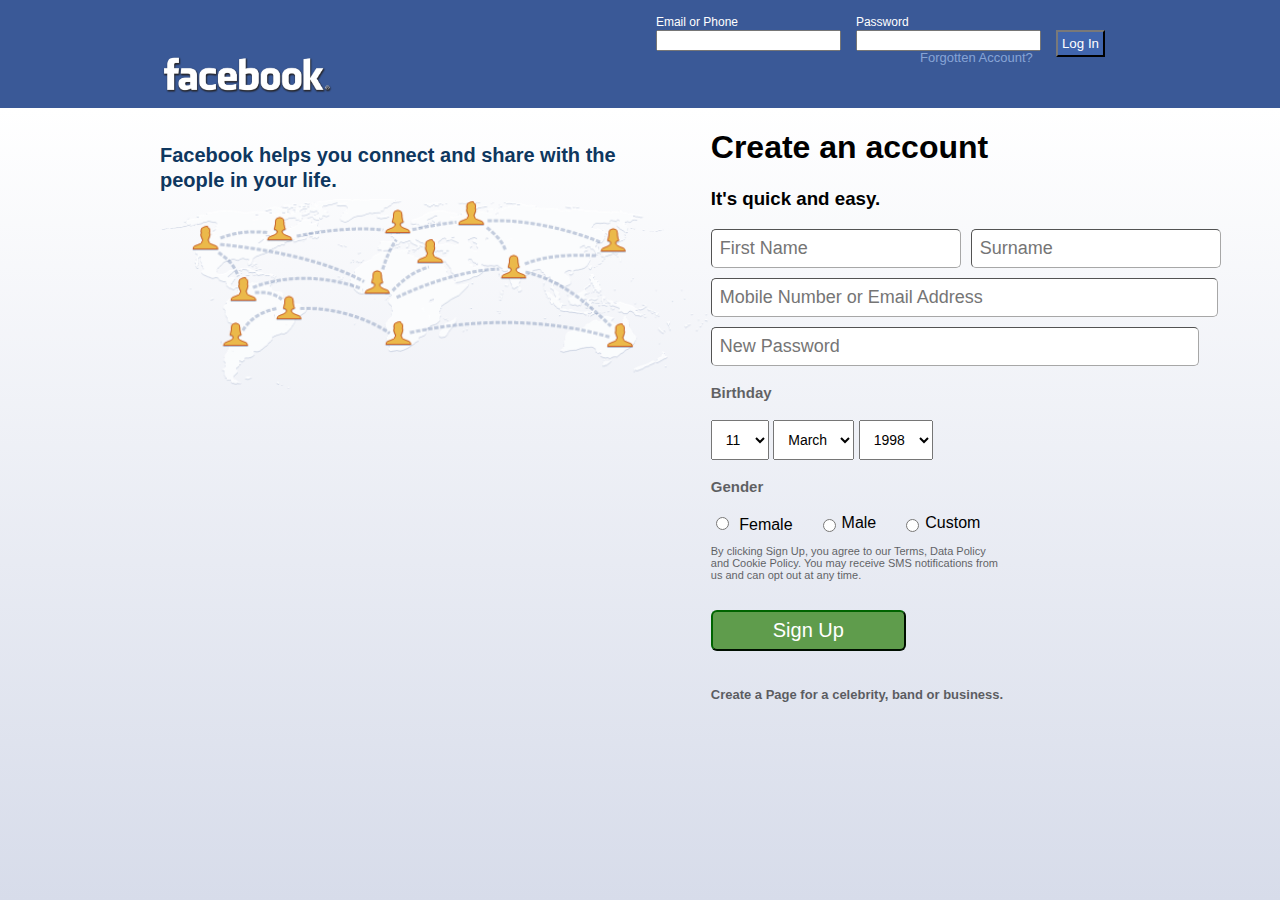
<file: facebook-loginpage/index.html>
<!DOCTYPE html>
<html lang="en">
<head>
    <meta charset="UTF-8">
    <meta name="viewport" content="width=device-width, initial-scale=1.0">
    <meta http-equiv="X-UA-Compatible" content="ie=edge">
    
    <link rel="stylesheet" type="text/css" href="./styles.css">
    <link rel="shortcut icon" type="image/png" href="./assets/favicon.png" >
    <title>Facebook -login or signup</title>
</head>
<body>
    
    <div class="topbar">
        <div class="container flexbox">
            
            <div class="leftside">
                <img src="./assets/logo.png" height="65px" >
                <div class="logo"></div>
                
            </div>
            
            <div class="rightside">
                <div class="input-group flexbox flex-right top-margin">
                    
                    <div class="input-box-top"> 
                        <label for="username">Email or Phone</label><br/>
                        
                        <input type="text" name="username">
                    </div> 
                    
                    <div class="input-box-top">
                        <label for="password">Password</label><br/>
                        
                        <input type="password" name="password">
                        
                    </div> 
                    <div class="input-box-top">
                        <br>
                        <button class="login-button">Log In</button>
                        
                    </div>
                    <div>
                        <br><br>
                        <a href="">Forgotten Account?</a>
                    </div>  
                    
                    
                </div>  
            </div>
        </div>
        
    </div>
    <div class="mainbody">
        <div class="container flexbox">
            <div class="leftside">
                <div class="infotext">Facebook helps you connect and share with the <br>people in your life.</div>
                <div class="image">
                    <img src="./assets/world.png" height="200px" >
                </div>
            </div>
            <div class="rightside">
                <h1>Create an account</h1>
                <h3>It's quick and easy.</h3>
                <div class="input-group flexbox">
                    <input type="text" name="name" placeholder="First Name">
                    <input type="text" name="surname" placeholder="Surname">
                </div>
                
                <div class="input-group flexbox">
                    <div class="big-button">
                        <input type="text" name="mob" placeholder="Mobile Number or Email Address">
                    </div>
                </div>
                
                <div class="input-group flexbox"> 
                    <div class="big-button">   
                        <input type="password" name="pass" placeholder="New Password"> 
                    </div>
                </div>
                
                <div class="input-group"> 
                    <br>
                    
                    <label for="birthday" class="birthday">Birthday</label><br /><br />
                    <div>
                        <select class="day">
                            <option value="11">11</option>
                            <option value="12">12</option>
                            <option value="13">13</option>
                            <option value="14">14</option>
                        </select>
                        
                        <select class="month">
                            <option value="March">March</option>
                            <option value="April">April</option>
                            <option value="May">May</option>
                            <option value="June">June</option>
                        </select>
                        
                        <select class="year">
                            <option value="1998">1998</option>
                            <option value="1999">1999</option>
                            <option value="2000">2000</option>
                            <option value="2001">2001</option>
                        </select>
                        
                        
                        
                    </div>
                    <br>
                    <label for="gender" class="birthday">Gender</label><br /><br />
                    <div class="input-group flexbox">
                        <div class="female"><input type="radio" name="gender" value="female" /> Female<br />
                        </div>
                        <input type="radio" name="gender" value="male"/> Male<br />
                        <input type="radio" name="gender" value="custom" /> Custom<br />
                        
                    </div>
                    <div><p>By clicking Sign Up, you agree to our Terms, Data Policy<br>and Cookie Policy. You may receive SMS notifications from <br>us and can opt out at any time.
                        
                    </p> 
                </div>
                <br>
                <div>
                    <button class="big-green">Sign Up</button>
                </div>
                <br><br>
                <div class="lastline">
                    Create a Page for a celebrity, band or business.
                </div>
            </div>
        </div>
    </div>
    <div class="footer">
        
    </div>
    
</body>
</html>
</file>
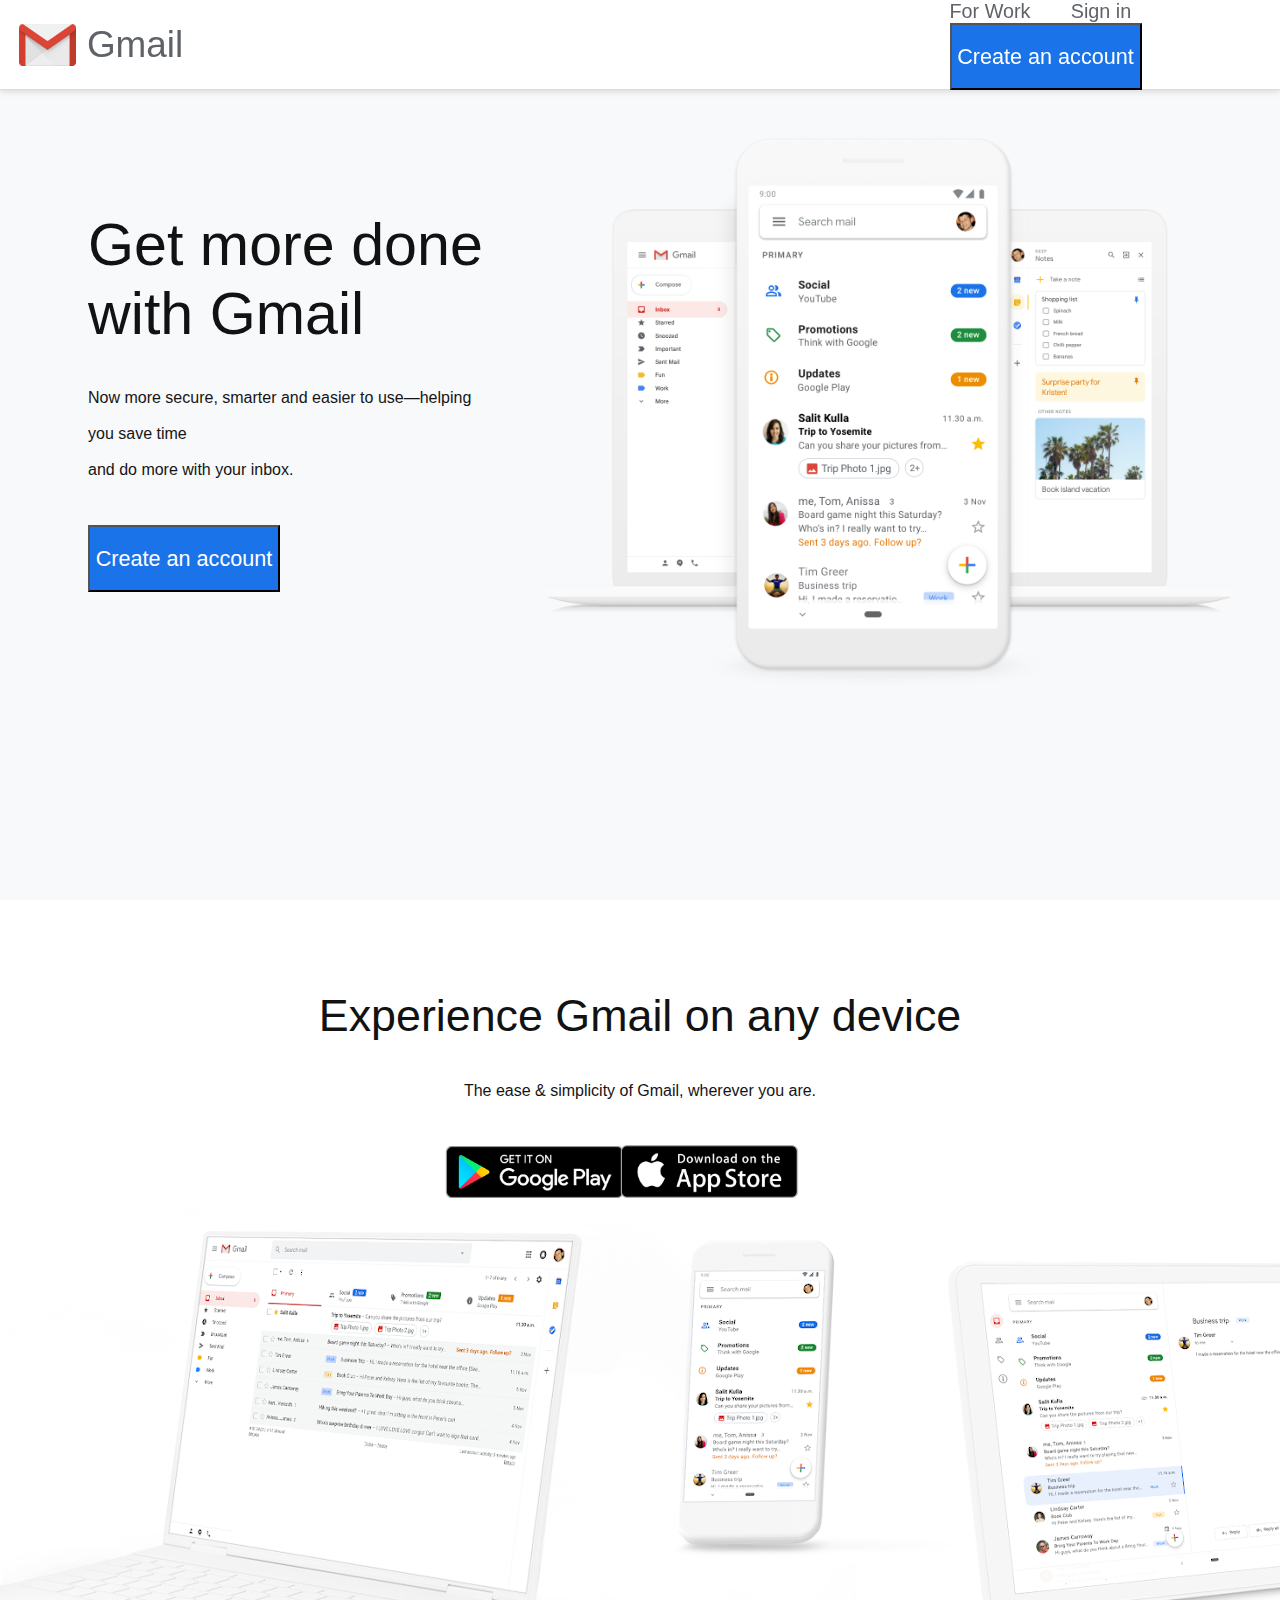
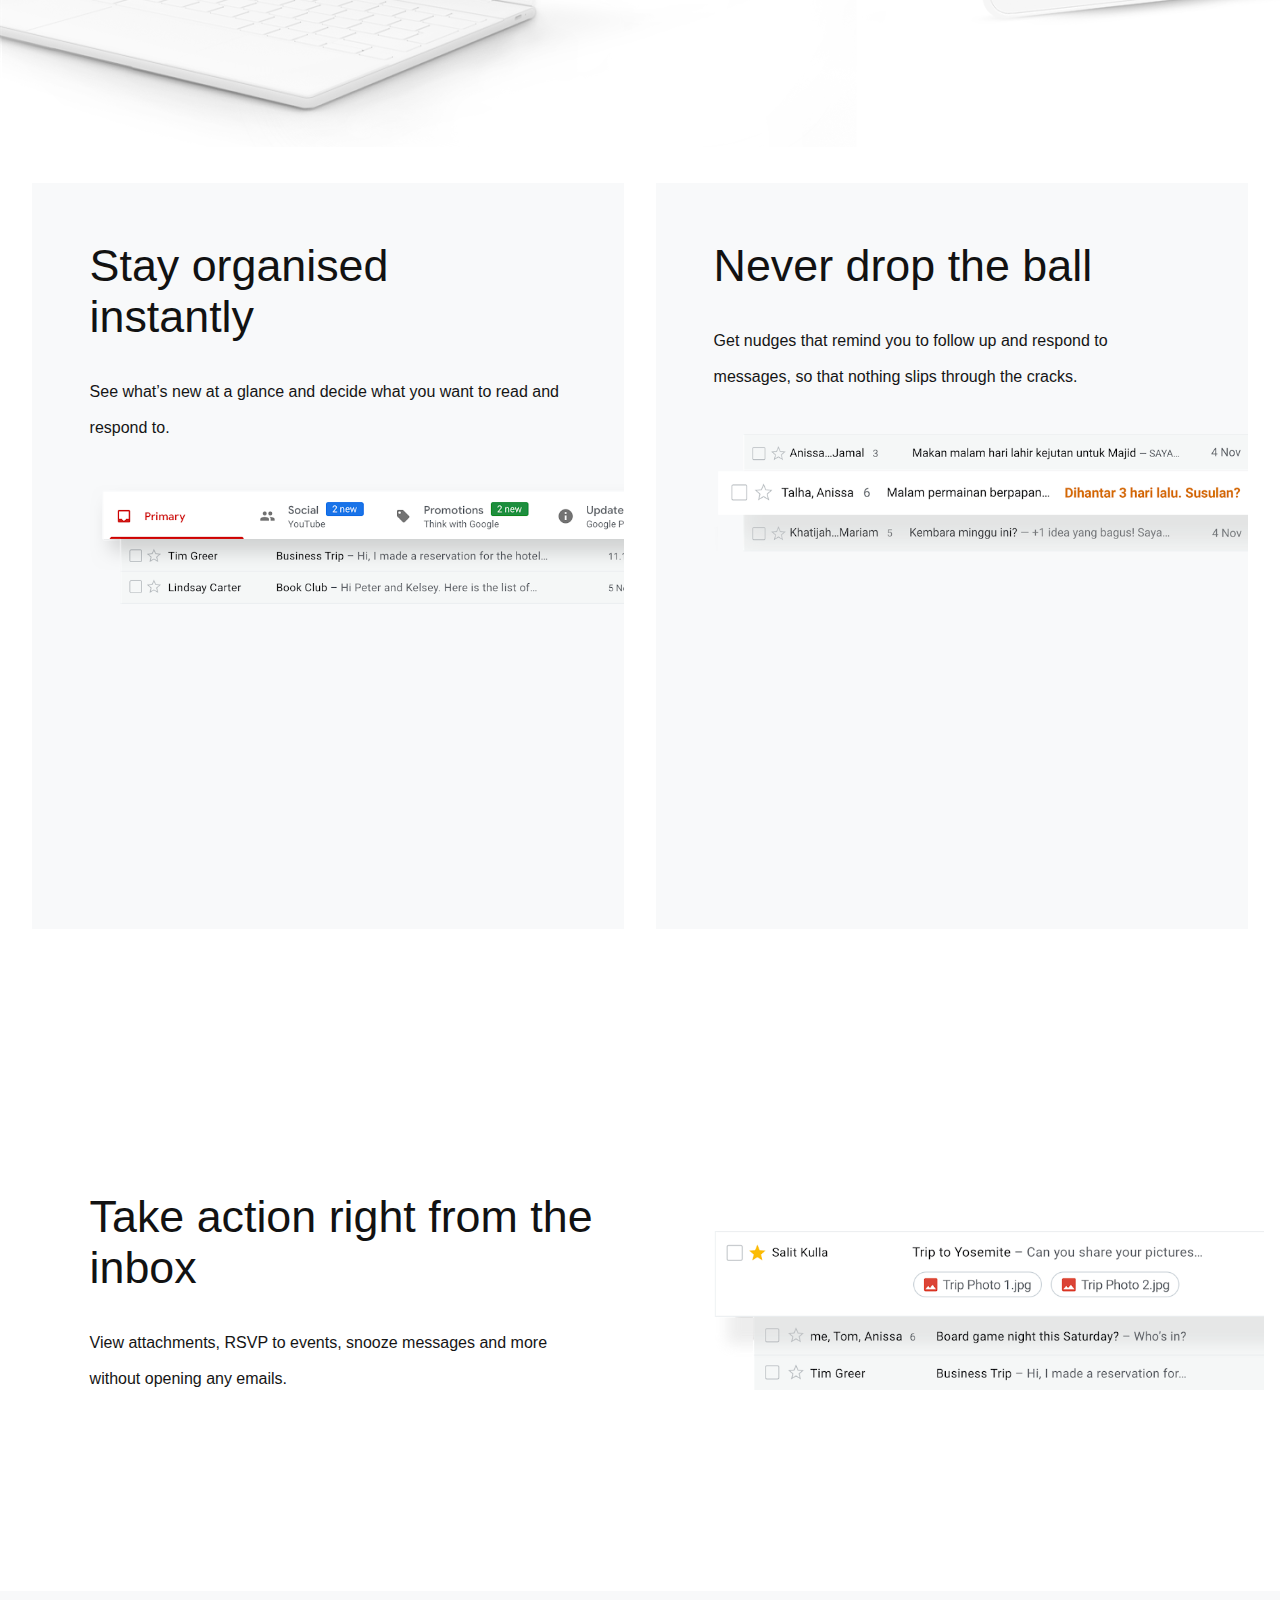
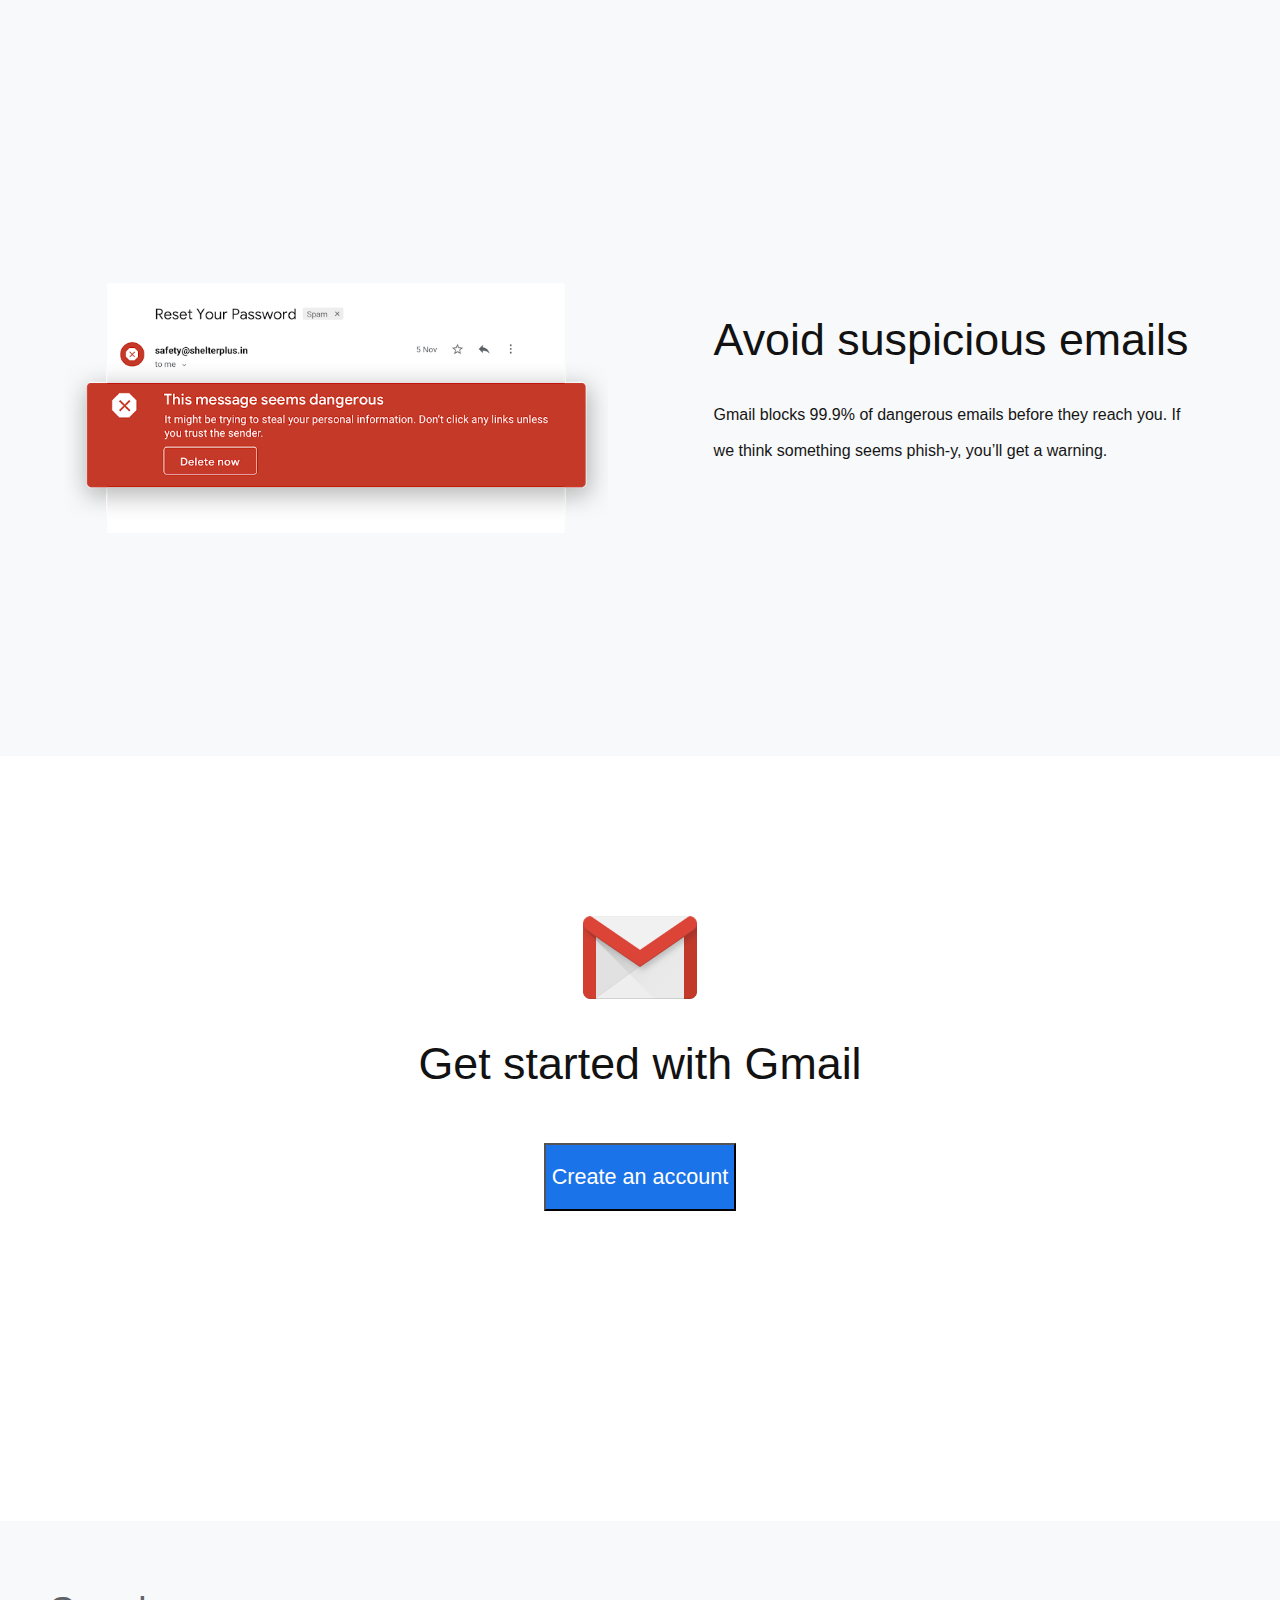
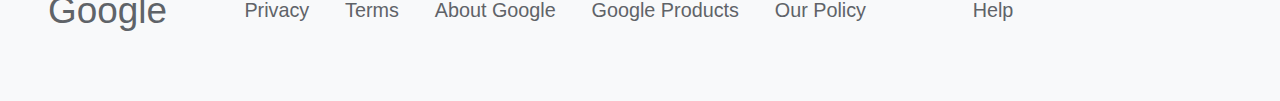
<file: Gmail/index.html>
<!DOCTYPE html>
<html lang="en">
  <head>
    <meta charset="UTF-8" />
    <meta name="viewport" content="width=device-width, initial-scale=1.0" />
    <meta http-equiv="X-UA-Compatible" content="ie=edge" />
    <title>Gmail - Free Storage and Email</title>
    <link rel="shortcut icon" href="./assets/logo-gmail.png" />
    <link rel="stylesheet" type="text/css" href="./style.css" />
  </head>
  <body>
    <div class="container">
      <div class="navbar">
        <nav>
          <img class="logo" src="./assets/logo-gmail.png" alt="Gmail" />
          <header>Gmail</header>

          <div class="navend">
            <a href="#">For Work</a>
            <a href="#">Sign in</a>
            <button class="btn1">Create an account</button>
          </div>
        </nav>
      </div>
      <div class="firstpart">
        <div class="getstarted">
          <div class="firstleft">
            <p class="Gmail">Get more done<br />with Gmail</p>
            <p class="text">
              Now more secure, smarter and easier to use—helping you save
              time<br />
              and do more with your inbox.
            </p>
            <button class="btn1">Create an account</button>
          </div>
        </div>
        <div class="firstimage">
          <img class="startingphone" src="./assets/startingphone.png" alt="" />
        </div>
      </div>
      <div class="secondpart">
        <p class="gmail1 secondpadding">Experience Gmail on any device</p>
        <p class="text">
          The ease & simplicity of Gmail, wherever you are.
        </p>
        <span>
          <a href="#"
            ><img class="blackbtn" src="./assets/googleplay.png" alt=""/></a
          ><a href="#"
            ><img class="blackbtn" src="./assets/applestore.png" alt=""/></a
        ></span>
        <div class="laptop"><img src="./assets/laptops.png" alt="" /></div>
      </div>
      <div class="thirdpart">
        <div class="lhs">
          <p class="gmail1">Stay organised<br />instantly</p>
          <p class="text">
            See what’s new at a glance and decide what you want to read and<br />
            respond to.
          </p>
          <img class="pics" src="./assets/pic1.png" alt="" />
        </div>
        <div class="rhs">
          <p class="gmail1">Never drop the ball</p>
          <p class="text">
            Get nudges that remind you to follow up and respond to<br />messages,
            so that nothing slips through the cracks.
          </p>
          <img class="pics" src="./assets/pic2.png" alt="" />
        </div>
      </div>
      <div class="fourthpart">
        <div class="lhs1">
          <p class="gmail1">Take action right from the inbox</p>
          <p class="text">
            View attachments, RSVP to events, snooze messages and more
            <br />without opening any emails.
          </p>
        </div>
        <div class="rhs1">
          <img class="pics" src="./assets/pic3.png" alt="" />
        </div>
      </div>
      <div class="fifthpart">
        <div class="rhs1">
          <img class="pics" src="./assets/pic4.png" alt="" />
        </div>
        <div class="lhs1">
          <p class="gmail1">Avoid suspicious emails</p>
          <p class="text">
            Gmail blocks 99.9% of dangerous emails before they reach you. If<br />we
            think something seems phish-y, you’ll get a warning.
          </p>
        </div>
      </div>
      <div class="sixthpart">
        <img class="endlogo" src="./assets/logo-gmail.png" alt="" />
        <p class="gmail1">Get started with Gmail</p>
        <button class="btn1 mt">Create an account</button>
      </div>
      <div class="lastpart">
        <div class="lhs2">
          <header class="google">Google</header>
          <a href="#">Privacy</a><a href="#">Terms</a
          ><a href="#">About Google</a><a href="#">Google Products</a
          ><a href="#">Our Policy</a>
        </div>
        <div class="rhs2">
          <a href="#">Help</a>
          <div class="options">
            <select class="text">
              <option value="English(India)">English(India)</option>
              <option value="Hindi">Hindi</option>
              <option value="French">French</option>
              <option value="German">German</option>
            </select>
          </div>
        </div>
      </div>
    </div>
  </body>
</html>
</file>
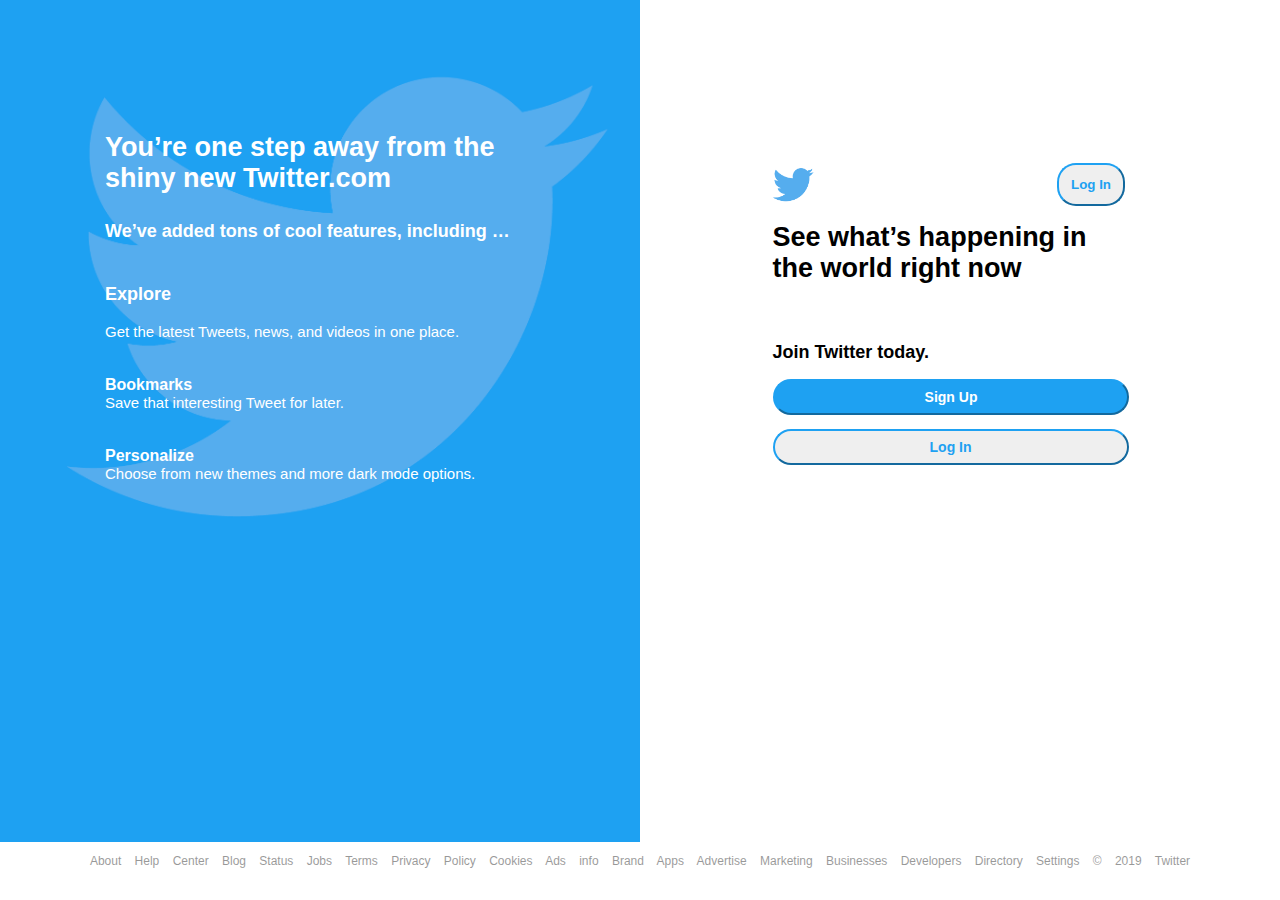
<file: twitter-loginpage/index.html>
<!DOCTYPE html>
<html lang="en">
<head>
    <meta charset="UTF-8">
    <meta name="viewport" content="width=device-width, initial-scale=1.0">
    <link rel="stylesheet" type="text/css" href="./style.css">
    <link rel="shortcut icon" type="image/png" href="./assets/favicon.png" >
    <meta http-equiv="X-UA-Compatible" content="ie=edge">
    <title>Twitter. Its's what's happening.</title>
</head>
<body>
    <div class="mainbody">
        
        <div class="container flexbox">
            <div class="leftside background">
                <!-- <img src="./assets/logo.png" height="610px "> -->
                
                <p class="line1">
                    You’re one step away from the <br>shiny new Twitter.com
                </p>
                
                <p class="heading">
                    We’ve added tons of cool features, including …<br><br><br>Explore<div class="text">Get the latest Tweets, news, and videos in one place.</div>
                    <br><br>Bookmarks<div class="text">Save that interesting Tweet for later.</div><br><br>Personalize<div class="text">Choose from new themes and more dark mode options.</div>
                </p>
                
                
                
            </div>
            <div class="centerright">
                <div class="rightside">
                    <div class="centre">
                        <p class="makingright"><img src="./assets/favicon.png" height="60px">
                            <button class="login allbutton button1"><b>Log In</b></button></p>
                            
                        </div> 
                        
                        <p class="line1">
                            See what’s happening in <br>the world right now<br><br><div class="heading">Join Twitter today.</div>
                        </p>
                        <button class="button2 allbutton">Sign Up</button><br>
                        <button class="login allbutton button3">Log In</button>
                        
                    </div>
                </div>
            </div>
            
        </div>
        <div class="footer">
            <p>About
                Help Center
                Blog
                Status
                Jobs
                Terms
                Privacy Policy
                Cookies
                Ads info
                Brand
                Apps
                Advertise
                Marketing
                Businesses
                Developers
                Directory
                Settings
                © 2019 Twitter
            </p>
        </div>
    </body>
    </html>
</file>
<file: facebook-loginpage/styles.css>
body {
    padding: 0;
    margin: 0;
}
.container{
    height: 12vh;
    width: 75vw;
    margin: auto;
   

}
.topbar{
    background: #3A5997;
    height : 12vh;
    color: white;
    font-family: Roboto, Helvetica, Arial, sans-serif;


}

.flexbox{
    display: flex;
}
.mainbody{
    height: 88vh;
    background: linear-gradient(0 ,#D7DCEA,white);
    font-family: Roboto, Helvetica, Arial, sans-serif;


}

.leftside{
    flex-grow: 1;
    line-height: 23vh;
    

}
.rightside{
    flex-grow: 1;
    

}

.infotext{
    font-weight: bold;
    color: #0E375F;
    font-size: 15pt;
    
    line-height: 25px;
}

.mainbody .leftside{
    padding: 35px 0px;
}

.flex-right{
    justify-content: flex-end;
}
.top-margin{
    margin-top: 12px;
}
.input-box-top {
    margin-right: 15px;
    color: white;
}
label{
    font-size: 12px;
}
.login-button{
    background: rgb(64, 101, 173);
    color: white;
    font: bold;
    border-color:rgb(37, 37, 37);
    padding: 4px;
    
}

a { 
    color: rgb(187, 214, 255);
    opacity: 0.6;
    font-size: 13px;
    margin-left: -200px;
    text-decoration: none;
    

}

.mainbody Input[type="text"]{
    border-width: 1px;
    padding: 8px;
    border-radius: 5px;
    font-size: 18px;
    border-color: rgb(167, 167, 167);
    margin-right: 10px;
}

.big-button Input[type="text"]{
    border-width: 1px;
    padding: 8px;
    border-radius: 5px;
    font-size: 18px;
    border-color: rgb(167, 167, 167);
    margin-top: 10px;
    width: 188%;

     
}
.big-button Input[type="password"]{
    border-width: 1px;
    padding: 8px;
    border-radius: 5px;
    font-size: 18px;
    border-color: rgb(167, 167, 167);
    margin-top: 10px;
    width: 188%;
}

.birthday{
    font-size: 15px;
    opacity: 0.6;
    font-family: Roboto, Helvetica, Arial, sans-serif;
    font-weight: bold;
    
}
select{
    font-size: 14px;
    padding: 10px;
}

.mainbody Input[type="radio"]
{
    margin-right: 6px;
    margin-left: 30px;
}
.female{
    margin-left: -25px;
}

.mainbody p{
    font-size: 11px;
    opacity: 0.6;
}
.big-green{
    padding: 7px 60px;
    font-size: 20px;
    background: #5F9C4C;
    color: white;
    border-radius: 6px;
    border-color: darkgreen;
    text-shadow: rgb(164, 168, 177);

}

.lastline{
    font-size: 13px;
    font-family: Roboto, Helvetica, Arial, sans-serif;
    font-weight: bold;
    opacity: 0.6;

}
/*  word spacing is the term to be used if we added footer and needed space between english hindi bengali .... */
</file>
<file: Gmail/style.css>
/*  @import url("https://fonts.googleapis.com/css?family=Roboto:300,400&display=swap");
 */
* {
  margin: 0;
  padding: 0;
  box-sizing: border-box;
}
.container {
  font-family: Roboto, Arial, Helvetica, sans-serif;
  font-weight: lighter;
}
nav {
  height: 10vh;
  display: flex;
  align-items: center;

  position: sticky;
  top: 0;
  z-index: 100;
  box-shadow: 0 2px 6px 0 rgba(0, 0, 0, 0.12), inset 0 -1px 0 0 #dadce0;
  left: 0;
  right: 0;
  z-index: 100;
}
.nav1 {
  flex-grow: 1;
  flex-direction: column;
}
.nav2 {
  flex-grow: 1;
  justify-content: end;
  flex-direction: row-reverse;
}
header {
  color: #5f6368;
  font-size: 4.1vh;

  padding: 0.3em;
}

.logo {
  max-width: 100%;
  max-height: 100%;
  overflow: hidden;
  padding: 1.2em 0 1.2em 1.2em;
}
.firstpart {
  background: #f8f9fa;
  height: 90vh;
  display: flex;
}
a:link,
a:visited {
  color: #5f6368;
  text-decoration: none;
  margin: 0 2.8vw 0 0;
  font-size: 2.2vh;
}
.btn1:hover {
  background-color: #174ea6;
}
.btn1 {
  background-color: #1a73e8;
  height: 7.5vh;
  width: 15vw;
  color: white;
  align-items: center;
  font-family: Roboto, Arial, Helvetica, sans-serif;
  cursor: pointer;

  font-size: 2.4vh;
}
.navstart {
  flex-grow: 1;
}
.navend {
  margin: 0 0 0 59vw;
}
.getstarted {
  padding: 7.5em 0 0 5.5em;
  flex-grow: 3;

  justify-content: center;
  align-items: center;
}
.firstimage {
  flex-grow: 1;
}
.startingphone {
  max-width: 100%;
  max-height: 100%;
  overflow: hidden;
  padding: 3em;
}
.Gmail {
  font-size: 3.7em;
  color: rgb(18, 18, 18);
}
.text {
  padding: 2em 0 2.3em 0;
  color: rgb(21, 21, 21);
  line-height: 4vh;
}
.firstleft {
  justify-content: center;
  align-items: center;
}
.secondpart {
  justify-content: center;
  align-items: center;
  text-align: center;
}
.gmail1 {
  align-self: center;
  font-size: 2.8em;
  color: rgb(18, 18, 18);
}
.laptop {
  max-width: 100vw;
  overflow: hidden;
}
.thirdpart {
  display: flex;
  justify-content: center;
  align-items: stretch;
  height: 90vh;
  max-width: 100vw;
}
.lhs {
  max-width: 100%;
  max-height: 100%;
  align-items: center;
  background-color: #f8f9fa;
  margin: 2em 1em 2em 2em;
  flex: 1;
  padding-top: 3.6em;
  padding-left: 3.6em;
}
.rhs {
  max-width: 100%;
  max-height: 100%;
  align-items: center;

  background-color: #f8f9fa;
  margin: 2em 2em 2em 1em;
  flex: 1;
  padding-top: 3.6em;
  padding-left: 3.6em;
}
.pics {
  max-width: 100%;
  max-height: 100%;
}
.secondpadding {
  padding-top: 2em;
}
.blackbtn {
  width: 14%;
  height: 14%;
  margin: 0 -1em;
}
.fourthpart {
  display: flex;
  height: 70vh;
  align-items: stretch;
  justify-content: center;
  max-width: 100%;
}
.lhs1 {
  flex: 1;
  max-width: 100%;
  max-height: 100%;
  justify-content: center;
  align-items: center;
  padding-top: 3.6em;
  padding-left: 3.6em;
  margin: 3em 1em 2em 2em;
  align-self: center;
}
.rhs1 {
  flex: 1;
  max-width: 100%;
  max-height: 100%;
  padding-top: 3.6em;
  padding-left: 3.6em;
  margin: 3em 1em 2em 0;
  justify-content: center;
  align-items: center;
  align-self: center;
}
.fifthpart {
  display: flex;
  height: 85vh;
  align-items: stretch;
  justify-content: center;
  max-width: 100%;
  background-color: #f8f9fa;
}
.sixthpart {
  text-align: center;
  align-self: center;
  height: 85vh;
}
.endlogo {
  height: 13.5vh;
  max-width: 100%;
  max-height: 100%;
  overflow: hidden;
  margin-top: 8.8em;
  margin-bottom: 1em;
  padding: 1.2em 0 1.2em 0;
}
.mt {
  margin-top: 2.5em;
}
.lastpart {
  height: 20vh;
  background-color: #f8f9fa;
  display: flex;
  align-items: center;
}
.google {
  margin: 0 1.8em 0 1em;
}
.lhs2 {
  display: flex;
  flex-grow: 1;
  align-items: center;
}
.rhs2 {
  display: flex;
  flex-grow: 1;
  align-items: center;
}
select {
  background-color: #f8f9fa;
  border: none;
  padding: 6em;

  width: 25vw;
  height: 6vh;
  margin-right: -12em;
}
option {
  color: #5f6368;
  line-height: 4vh;
  list-style: ;
}
select:hover {
  background-color: #d7d7d7;
}
</file>
<file: twitter-loginpage/style.css>
.mainbody{
    height: 93.5vh;
    background-image: linear-gradient(90deg, #1EA1F2 50%, white 50%)
    
}
.footer{
    margin: 0;
    padding: 
    height: 6.5vh;
    background: rgb(255, 255, 255);
    opacity: 0.4;
    word-spacing: 10px;
    font-size: 12px;
    text-align: center;
    font-family: "Helvetica Neue",Helvetica,Arial,sans-serif;
    
    
    
}
body{
    margin: 0;
    padding: 0;
    height: 100vh;
    
}

.container{
    width: 100%;
}


.line1{
    font-size: 27px;
    
}
.heading{
    font-size: 18px;
}
.text{
    font-size: 15px;
    font-weight: normal;
}
.leftside{
    
    color: white;
    text-align: left;
    font-family: "Helvetica Neue",Helvetica,Arial,sans-serif;
    font-weight: bold;
    padding:105px;
    /*background-size: cover;*/
}  
    
.background{
    background-image: url(./assets/favicon.png);
    background-position: center; /* Center the image */
    background-size: 800px; /* Resize the background image to cover the entire container */
    background-repeat: no-repeat;
    
}

.flexbox{
    display: flex;
}
.leftside{
    flex-grow: 1;
    
}
.rightside{
    flex-grow: 3;
    color: black;
    text-align: left;
    font-family: "Helvetica Neue",Helvetica,Arial,sans-serif;
    font-weight: bold;
    padding:105px;
    
}
.centre{
    
    display:block;
    text-align: left;
}
.allbutton{
    padding: 12px;
    border-radius: 19px;
    border-color: #1EA1F2;
    
    font-weight: bold;
    font-family: "Helvetica Neue",Helvetica,Arial,sans-serif;
    
}

.login{
   
    border-color: #1EA1F2;
    color: #1EA1F2;
}
.button3{
    margin-top: 14px;
    padding: 8px 155px;
    font-size: 14px;
}
.button2{
    margin-top:0;
    padding: 8px 150px;
    font-size: 14px;
    background: #1EA1F2;
    color: white;

}
.button1{
    margin-left: 230px;
    font-weight: bold;
}
.makingright{
    float: left;
    margin-right: 50px;
    
}
img{
    margin-bottom: -26px;
    margin-left: -10px;
    opacity: 1.4;
}
.centerright{
    
	top:0;
	bottom: 0;
  	
	margin: auto;
}
</file>
